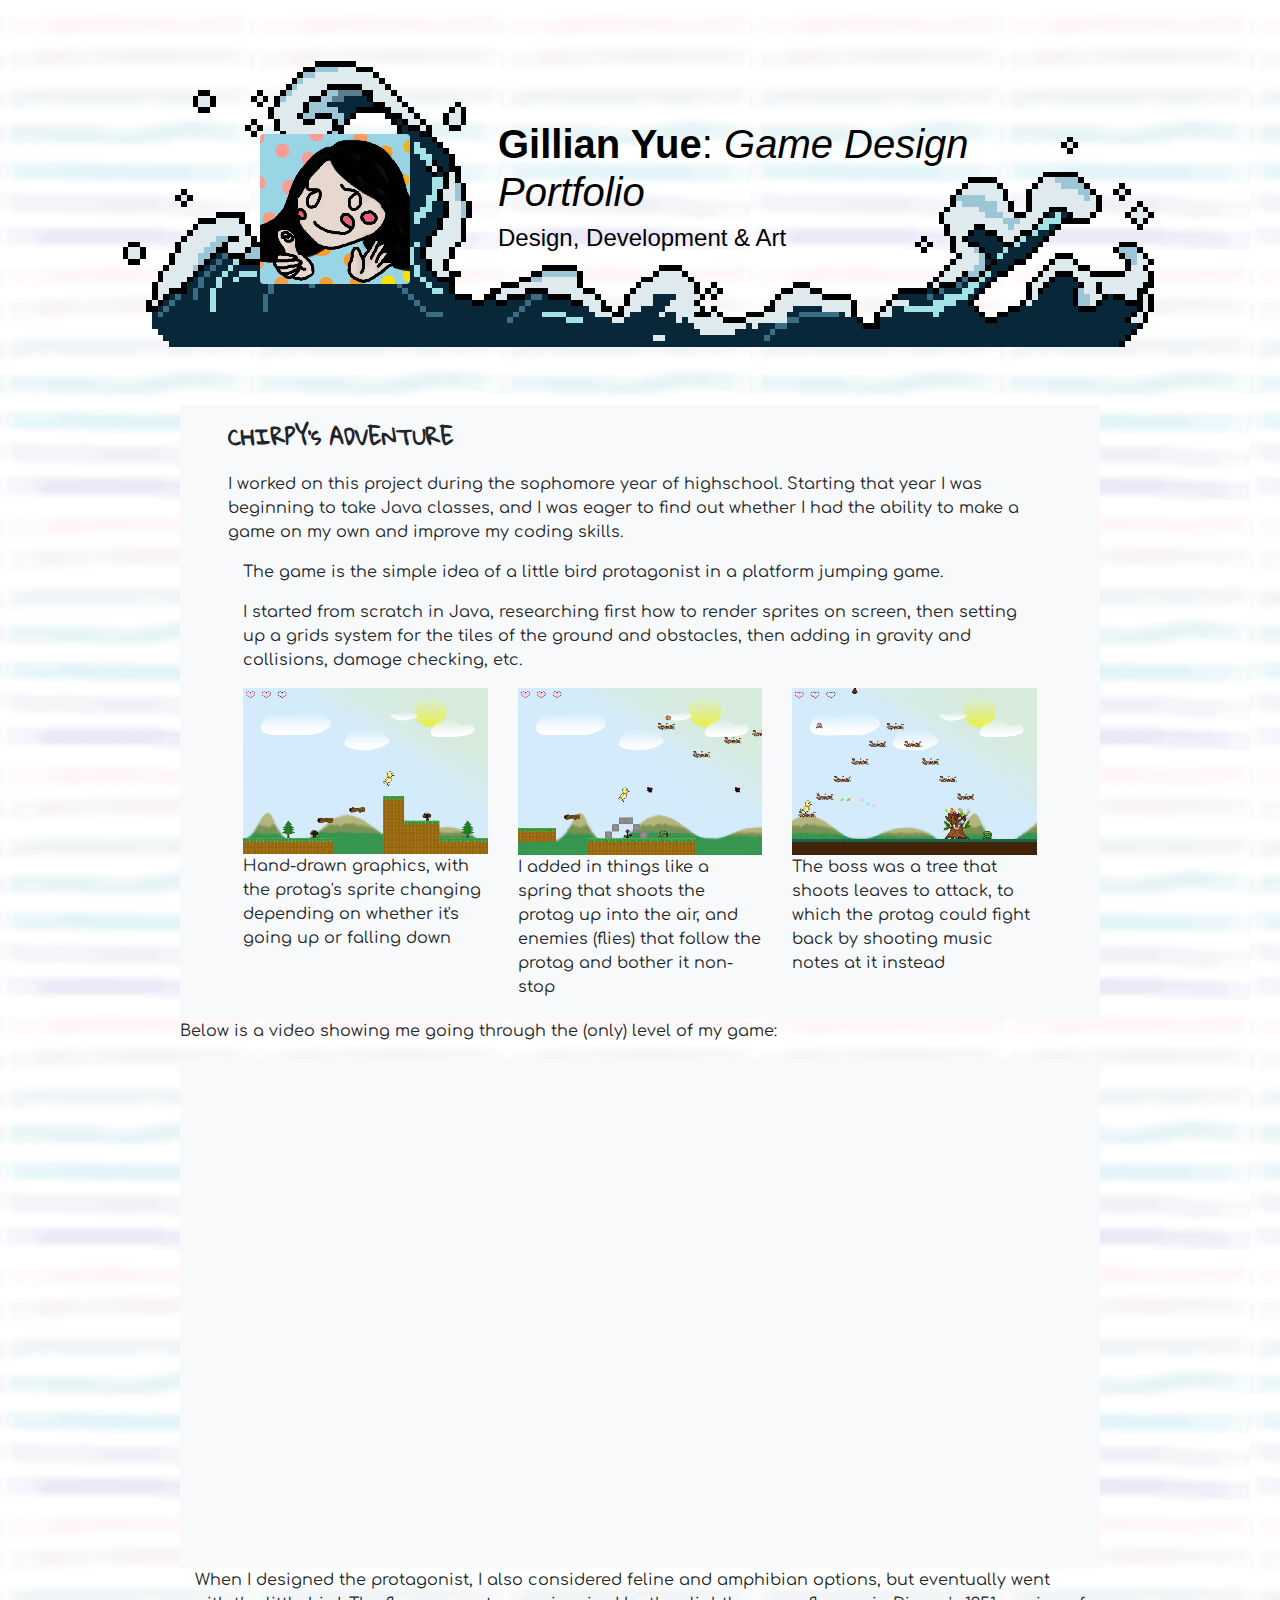
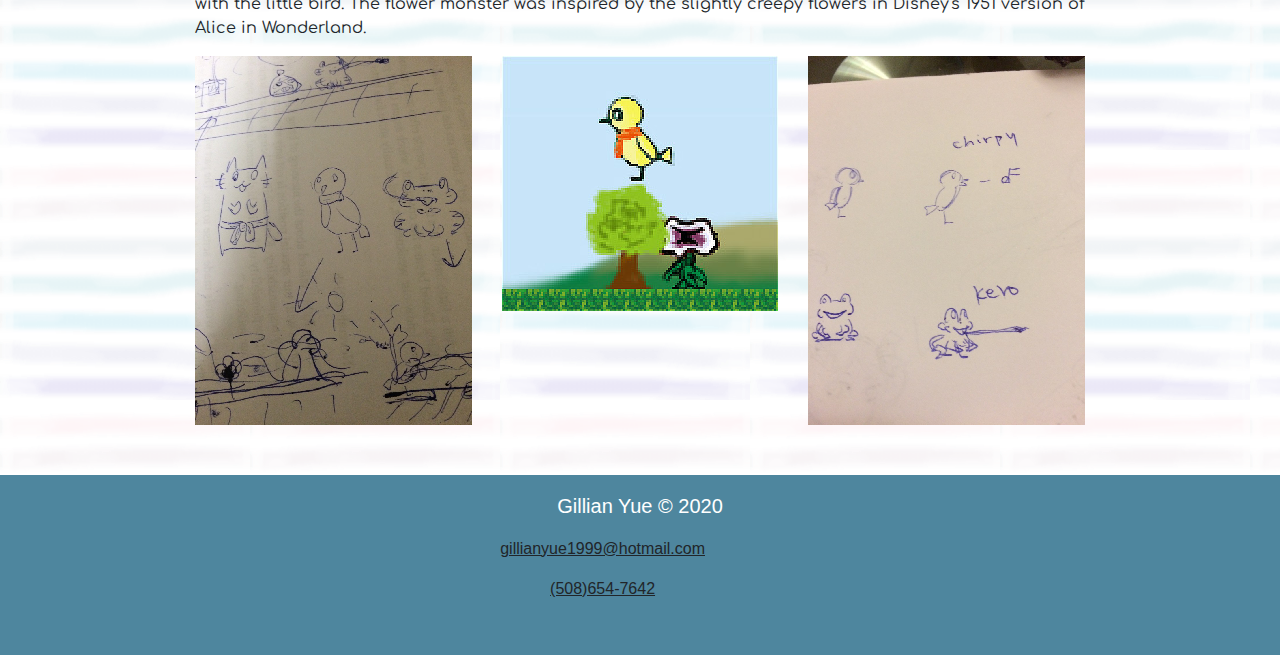
<file: chirpy.html>
<!DOCTYPE html>
<html lang="en">
  <head>
    <meta charset="utf-8">
    <meta name="viewport" content="width=device-width, initial-scale=1, shrink-to-fit=no">

    <!-- Bootstrap CSS -->
    <link rel="stylesheet"
    href="https://stackpath.bootstrapcdn.com/bootstrap/4.1.3/css/bootstrap.min.css"
    integrity="sha384-MCw98/SFnGE8fJT3GXwEOngsV7Zt27NXFoaoApmYm81iuXoPkFOJwJ8ERdknLPMO"
    crossorigin="anonymous">
    <link rel="stylesheet" href="./sub.css"  type="text/css"/>
    <link href="https://fonts.googleapis.com/css?family=Cinzel|Comfortaa|Gloria+Hallelujah" rel="stylesheet">
    <link rel="stylesheet" href="https://use.fontawesome.com/releases/v5.3.1/css/all.css" integrity="sha384-mzrmE5qonljUremFsqc01SB46JvROS7bZs3IO2EmfFsd15uHvIt+Y8vEf7N7fWAU" crossorigin="anonymous">
    <link href="//maxcdn.bootstrapcdn.com/bootstrap/4.0.0/css/bootstrap.min.css" rel="stylesheet" id="bootstrap-css">
  <script src="//maxcdn.bootstrapcdn.com/bootstrap/4.0.0/js/bootstrap.min.js"></script>
  <script src="//cdnjs.cloudflare.com/ajax/libs/jquery/3.2.1/jquery.min.js"></script>

  <script src="https://videopress.com/videopress-iframe.js"></script>
    <title>gyue.me</title>
  </head>

  <body>
    <div class="bg"></div>
    <div class="jumbotron" style="
    background: url(./assets/img/waves0.png) no-repeat;
    background-size: contain;
    image-rendering: -moz-crisp-edges;
    image-rendering: -webkit-crisp-edges;
    image-rendering: pixelated;
    image-rendering: crisp-edges;
    background-position: 48% 20px"
    id="fetch">
    <header class="container">
      <div class="row" style="position: relative">
      <div class="col-md-4 p-5">
        <a href="./index.html">
      <img id="home" src="./assets/img/profile.png"
    class="img-fluid rounded upNdown"
    alt="Responsive image"></a>
    </div>
    <div class="col-6 p-5" style="color: black">
    <h1 style="font-family: 'Gloria Hallelujah', cursive;
    font-size: 200%">
     <h1> <b>Gillian Yue</b>:
    <i>Game Design Portfolio</i></h1>
    <h4>Design, Development & Art</h4>
    </div>
    </div>
    </header>
    </div>


<section class="container bg-transparent"
style="font-family: 'Comfortaa', cursive">
  <div class="row">
    <div class="col-10" style="margin: auto">
  <div class="bg-light px-5 pt-3 pb-1">
    <dt class=""
    style="font-family: 'Gloria Hallelujah', cursive;
    font-size: 130%">CHIRPY's ADVENTURE</dt>


<p>
  I worked on this project during the sophomore year of
 highschool. Starting that year I was beginning to take
Java classes, and I was eager to find out whether I had
  the ability to make a game on my own and improve my
  coding skills.
</p>

    <div class="container">
      <p>The game is the simple idea of a little bird protagonist in a platform jumping game.</p>
      <p>I started from scratch in Java, researching first how to render sprites on screen, then
        setting up a grids system for the tiles of the ground and obstacles, then adding in gravity and 
        collisions, damage checking, etc. 
      </p>
      <div class="row">

        <div class="col-md-4">
          <div class="thumbnail">
              <img src="./assets/img/Chirpy/level_1.png" alt="Nature" style="width:100%">
              <div class="caption">
                <p>Hand-drawn graphics, with the protag's sprite changing depending on 
                  whether it's going up or falling down
                </p>
              </div>
          </div>
        </div>
        <div class="col-md-4">
          <div class="thumbnail">
              <img src="./assets/img/Chirpy/level_2.png" alt="Fjords" style="width:100%">
              <div class="caption">
                <p>I added in things like a spring that shoots the protag up into the air,
                  and enemies (flies) that follow the protag and bother it non-stop
                </p>
              </div>
          </div>
        </div>
        <div class="col-md-4">
          <div class="thumbnail">
              <img src="./assets/img/Chirpy/cover.png" alt="Lights" style="width:100%">
              <div class="caption">
                <p>The boss was a tree that shoots leaves to attack, to which the protag 
                  could fight back by shooting music notes at it instead
                </p>
              </div>
          </div>
        </div>
      </div>
    </div>

  </div>

  <p>Below is a video showing me going through the (only) level of my game: </p>
  <div class="bg-light px-5 pt-1 pb-5">

    <iframe width="800" height="450" src="https://videopress.com/embed/5vfY1KBb" 
    frameborder="0" allowfullscreen></iframe>

  </div>


  <div class="container">
    <p>When I designed the protagonist, I also considered feline and amphibian options, 
      but eventually went with the little bird. The flower monster was inspired by 
    the slightly creepy flowers in Disney's 1951 version of Alice in Wonderland.</p>
    <div class="row">
      <div class="col-md-4">
        <div class="thumbnail">
            <img src="./assets/img/Chirpy/c_design_0.jpg" alt="Lights" style="width:100%">

        </div>
      </div>
      <div class="col-md-4">
        <div class="thumbnail">
            <img src="./assets/img/Chirpy/chirpy.jpg" alt="Nature" style="width:100%">

        </div>
      </div>
      <div class="col-md-4">
        <div class="thumbnail">
            <img src="./assets/img/Chirpy/c_design_1.jpg" alt="Fjords" style="width:100%">

        </div>
      </div>
    </div>
  </div>



</div>
</div>

 </section>


 <section id="footer" class="footer navbar-fixed-bottom">
  <div class="container">
  <div class="row">
    <div class="col-md-12 py-3" >
            <div class="mb-5 center" style="
            text-align: center">
            <p id="copyright">Gillian Yue © 2020</p>
            <div class="row center" id="center" style="width: 600px; margin: auto;"> 
  <div >
            <p id="contactInfo">gillianyue1999@hotmail.com</p>
            <p id="contactInfo">(508)654-7642</p>
          </div>
            <ul class="list-unstyled list-inline social text-center" style="width: auto">
            <li class="list-inline-item"><a>
              <i class="far fa-moon" id="moon" onclick="moon()"></i></li></a>
  <li class="list-inline-item">
  <a href="https://www.linkedin.com/in/gillian-yue/" target="_blank">
    <i class="fab fa-linkedin"></i></a></li>
    <li class="list-inline-item">
    <a href="https://github.com/GillianYue" target="_blank">
  <i class="fab fa-github"></i></a></li>
  <li class="list-inline-item">
      <a href="https://www.youtube.com/channel/UCxLWq57kctYtRhiZXUQvmuQ/videos?view_as=subscriber"
      target="_blank">
      <i class="fab fa-youtube"></i></a></li>
  <li class="list-inline-item"><a>
  <i class="fas fa-poop" id="pp" onclick="pp()"></i></a></li>
  </ul></div>
  
            </div>
          </div>
  </div>
  </div>
  </section>

<!-- -->
      <script src="https://code.jquery.com/jquery-3.3.1.slim.min.js" integrity="sha384-q8i/X+965DzO0rT7abK41JStQIAqVgRVzpbzo5smXKp4YfRvH+8abtTE1Pi6jizo" crossorigin="anonymous"></script>
          <script src="https://cdnjs.cloudflare.com/ajax/libs/popper.js/1.14.3/umd/popper.min.js" integrity="sha384-ZMP7rVo3mIykV+2+9J3UJ46jBk0WLaUAdn689aCwoqbBJiSnjAK/l8WvCWPIPm49" crossorigin="anonymous"></script>
          <script src="https://stackpath.bootstrapcdn.com/bootstrap/4.1.3/js/bootstrap.min.js" integrity="sha384-ChfqqxuZUCnJSK3+MXmPNIyE6ZbWh2IMqE241rYiqJxyMiZ6OW/JmZQ5stwEULTy" crossorigin="anonymous"></script>
          <script src="script.js"></script>
  </body>
</html>
</file>
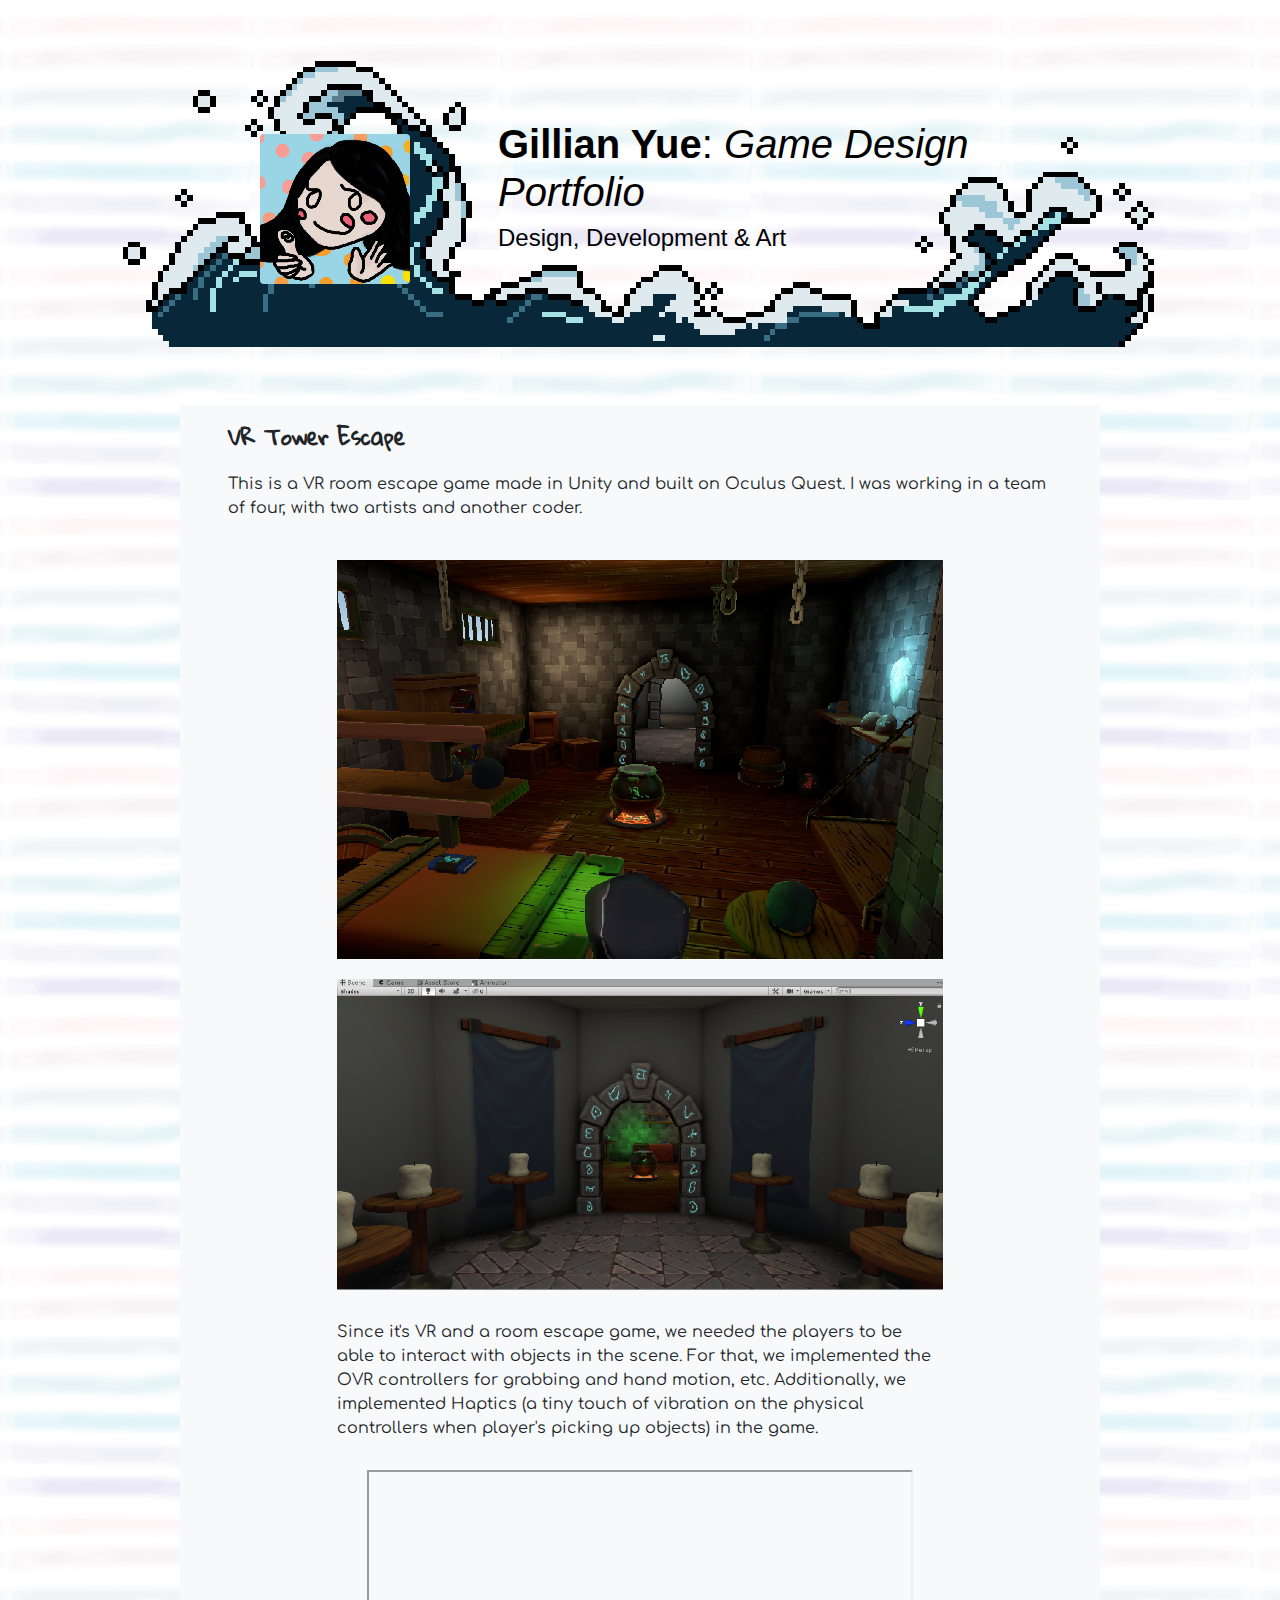
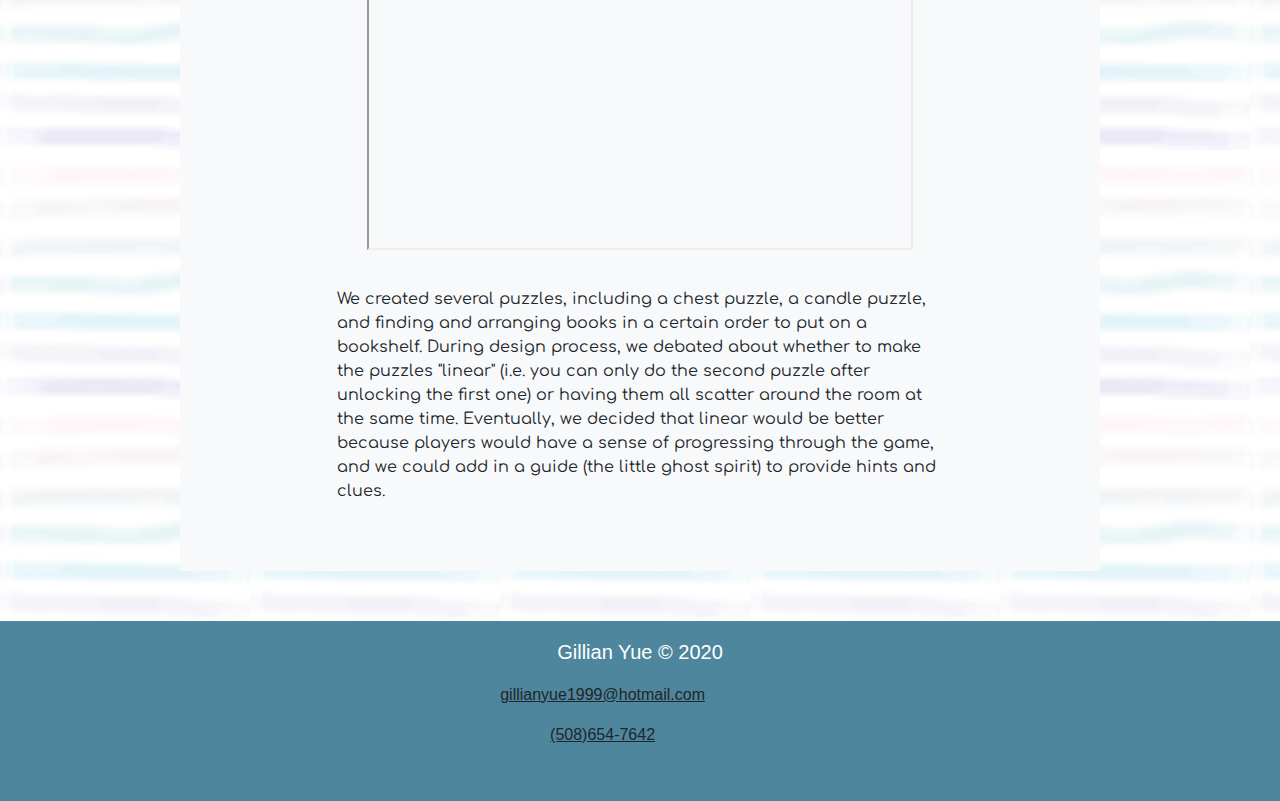
<file: tower_escape.html>
<!DOCTYPE html>
<html lang="en">
  <head>
    <meta charset="utf-8">
    <meta name="viewport" content="width=device-width, initial-scale=1, shrink-to-fit=no">

    <!-- Bootstrap CSS -->
    <link rel="stylesheet"
    href="https://stackpath.bootstrapcdn.com/bootstrap/4.1.3/css/bootstrap.min.css"
    integrity="sha384-MCw98/SFnGE8fJT3GXwEOngsV7Zt27NXFoaoApmYm81iuXoPkFOJwJ8ERdknLPMO"
    crossorigin="anonymous">
    <link rel="stylesheet" href="./sub.css"  type="text/css"/>
    <link href="https://fonts.googleapis.com/css?family=Cinzel|Comfortaa|Gloria+Hallelujah" rel="stylesheet">
    <link rel="stylesheet" href="https://use.fontawesome.com/releases/v5.3.1/css/all.css" integrity="sha384-mzrmE5qonljUremFsqc01SB46JvROS7bZs3IO2EmfFsd15uHvIt+Y8vEf7N7fWAU" crossorigin="anonymous">
    <link href="//maxcdn.bootstrapcdn.com/bootstrap/4.0.0/css/bootstrap.min.css" rel="stylesheet" id="bootstrap-css">
  <script src="//maxcdn.bootstrapcdn.com/bootstrap/4.0.0/js/bootstrap.min.js"></script>
  <script src="//cdnjs.cloudflare.com/ajax/libs/jquery/3.2.1/jquery.min.js"></script>

  <script src="https://videopress.com/videopress-iframe.js"></script>
    <title>gyue.me</title>
  </head>

  <body>
    <div class="bg"></div>
    <div class="jumbotron" style="
    background: url(./assets/img/waves0.png) no-repeat;
    background-size: contain;
    image-rendering: -moz-crisp-edges;
    image-rendering: -webkit-crisp-edges;
    image-rendering: pixelated;
    image-rendering: crisp-edges;
    background-position: 48% 20px"
    id="fetch">
    <header class="container">
      <div class="row" style="position: relative">
      <div class="col-md-4 p-5">
        <a href="./index.html">
      <img id="home" src="./assets/img/profile.png"
    class="img-fluid rounded upNdown"
    alt="Responsive image"></a>
    </div>
    <div class="col-6 p-5" style="color: black">
    <h1 style="font-family: 'Gloria Hallelujah', cursive;
    font-size: 200%">
     <h1> <b>Gillian Yue</b>:
    <i>Game Design Portfolio</i></h1>
    <h4>Design, Development & Art</h4>
    </div>
    </div>
    </header>
    </div>


<section class="container bg-transparent"
style="font-family: 'Comfortaa', cursive"> 
  <div class="row">
    <div class="col-10" style="margin: auto">
  <div class="bg-light px-5 pt-3 pb-1">
    <dt class=""
    style="font-family: 'Gloria Hallelujah', cursive;
    font-size: 130%">VR Tower Escape</dt>
  <p>
  This is a VR room escape game made in Unity and built on Oculus Quest. I was working in a team of four, 
  with two artists and another coder. 
</p>

<div id="center" class="bg-light px-5 pt-1 pb-5">
    <div class="col-10" style="padding: 0px" >
<img id="im" src="./assets/img/Room_Escape/cover.png">
<img id="im" style="margin-bottom: 30px" src="./assets/img/Room_Escape/room.png">

<p>Since it's VR and a room escape game, we needed the players to be able to interact with objects in the 
  scene. For that, we implemented the OVR controllers for grabbing and hand motion, etc. Additionally, 
  we implemented Haptics (a tiny touch of vibration on the physical controllers when player's picking up objects)
  in the game. 
</p>

<div style="margin: 30px">
    <iframe width="100%" height= "380px"
      src="https://www.youtube.com/embed/MkEpG5Qwd9I">
    </iframe>
    </div>

<p>We created several puzzles, including a chest puzzle, a candle puzzle, and finding and arranging books in a certain
  order to put on a bookshelf. During design process, we debated about whether to make the puzzles 
  "linear" (i.e. you can only do the second puzzle after unlocking the first one) or having them all
  scatter around the room at the same time. Eventually, we decided that linear would be better because
  players would have a sense of progressing through the game, and we could add in a guide (the little ghost spirit)
  to provide hints and clues.
</p>



</div>

  </div>

  </div>
</div>
</div>
 </section>


 <section id="footer" class="footer navbar-fixed-bottom">
  <div class="container">
  <div class="row">
    <div class="col-md-12 py-3" >
            <div class="mb-5 center" style="
            text-align: center">
            <p id="copyright">Gillian Yue © 2020</p>
            <div class="row center" id="center" style="width: 600px; margin: auto;"> 
  <div >
            <p id="contactInfo">gillianyue1999@hotmail.com</p>
            <p id="contactInfo">(508)654-7642</p>
          </div>
            <ul class="list-unstyled list-inline social text-center" style="width: auto">
            <li class="list-inline-item"><a>
              <i class="far fa-moon" id="moon" onclick="moon()"></i></li></a>
  <li class="list-inline-item">
  <a href="https://www.linkedin.com/in/gillian-yue/" target="_blank">
    <i class="fab fa-linkedin"></i></a></li>
    <li class="list-inline-item">
    <a href="https://github.com/GillianYue" target="_blank">
  <i class="fab fa-github"></i></a></li>
  <li class="list-inline-item">
      <a href="https://www.youtube.com/channel/UCxLWq57kctYtRhiZXUQvmuQ/videos?view_as=subscriber"
      target="_blank">
      <i class="fab fa-youtube"></i></a></li>
  <li class="list-inline-item"><a>
  <i class="fas fa-poop" id="pp" onclick="pp()"></i></a></li>
  </ul></div>
  
            </div>
          </div>
  </div>
  </div>
  </section>

<!-- -->
      <script src="https://code.jquery.com/jquery-3.3.1.slim.min.js" integrity="sha384-q8i/X+965DzO0rT7abK41JStQIAqVgRVzpbzo5smXKp4YfRvH+8abtTE1Pi6jizo" crossorigin="anonymous"></script>
          <script src="https://cdnjs.cloudflare.com/ajax/libs/popper.js/1.14.3/umd/popper.min.js" integrity="sha384-ZMP7rVo3mIykV+2+9J3UJ46jBk0WLaUAdn689aCwoqbBJiSnjAK/l8WvCWPIPm49" crossorigin="anonymous"></script>
          <script src="https://stackpath.bootstrapcdn.com/bootstrap/4.1.3/js/bootstrap.min.js" integrity="sha384-ChfqqxuZUCnJSK3+MXmPNIyE6ZbWh2IMqE241rYiqJxyMiZ6OW/JmZQ5stwEULTy" crossorigin="anonymous"></script>
          <script src="script.js"></script>
  </body>
</html>
</file>
<file: sub.css>
#im{
    width: 100%;
    margin-top: 20px;
}

video{
  margin-bottom: 20px;
}

dt{
  margin-bottom: 20px;
}

a, a h5{
    color: black;
    text-decoration: none; /* no underline */
  }

  a:hover{
    color: black;
    text-decoration: none; /* no underline */
  }

  #title{
    font-family: 'Ubuntu', sans-serif;
  }

  #cyan{
    background-color: cyan;
  }

  body{
background-image: url(./assets/img/bg.png);
  }

  #block1{
    background-color: white;
    border-radius: 10px;
    height: 80px;
    padding: 30px;
    box-shadow: 0 2px 4px 0 rgba(0, 0, 0, 0.05), 0 3px 10px 0 rgba(0, 0, 0, 0.1);
  }

  #block2{
    background-color: white;
    border-radius: 10px;
    margin-top: 20px; 
    padding: 30px; 
    padding-bottom: 50px;
    box-shadow: 0 2px 4px 0 rgba(0, 0, 0, 0.05), 0 3px 10px 0 rgba(0, 0, 0, 0.1);
    /* height: 80px; */
  } 

#footer{
background-color: rgba(78,134,158,1);
margin-top: 50px;
height: 180px;
position: relative;
    left: 0;
    bottom: 0;
    width: 100%;
    margin-bottom: 0px;
    overflow: hidden;
    padding-bottom: 20px;
}

html,body{
    height: 100%
}

#myModal{
  top:200px;
}

#home{
  height: 150px; width: 150px; float: right;
  position:absolute; top: 70px; left: 190px; z-index:50;
  cursor: pointer;
}

#footer a {
    color: #ffffff;
    text-decoration: none !important;
    background-color: transparent;
    -webkit-text-decoration-skip: objects;
    cursor: pointer; font-size: 30px;
}
#footer ul.social li{
	padding: 3px 0;
}
#footer ul.social li a i {
    margin-right: 5px;
	font-size:25px;
	-webkit-transition: .5s all ease;
	-moz-transition: .5s all ease;
	transition: .5s all ease;
}
#footer ul.social li:hover a i {
	font-size:30px;
	margin-top:-10px;
}

img{
image-rendering: -moz-crisp-edges;
image-rendering: -webkit-crisp-edges;
image-rendering: pixelated;
image-rendering: crisp-edges;
}

audio{
  padding-bottom: 10px;
}

.jumbotron {
  background-color: rgba(165,234,255,0.3);
}

.fa-fish:hover{
  font-size: 25px;
}

#copyright{
  color: white;
  width: auto;
  font-size: 20px;
}

#contactInfo{
  text-decoration: underline;
  width: auto;
}

#center{
    display: flex;
  flex: 1;
  align-items: center;
  justify-content: center;
}
</file>
